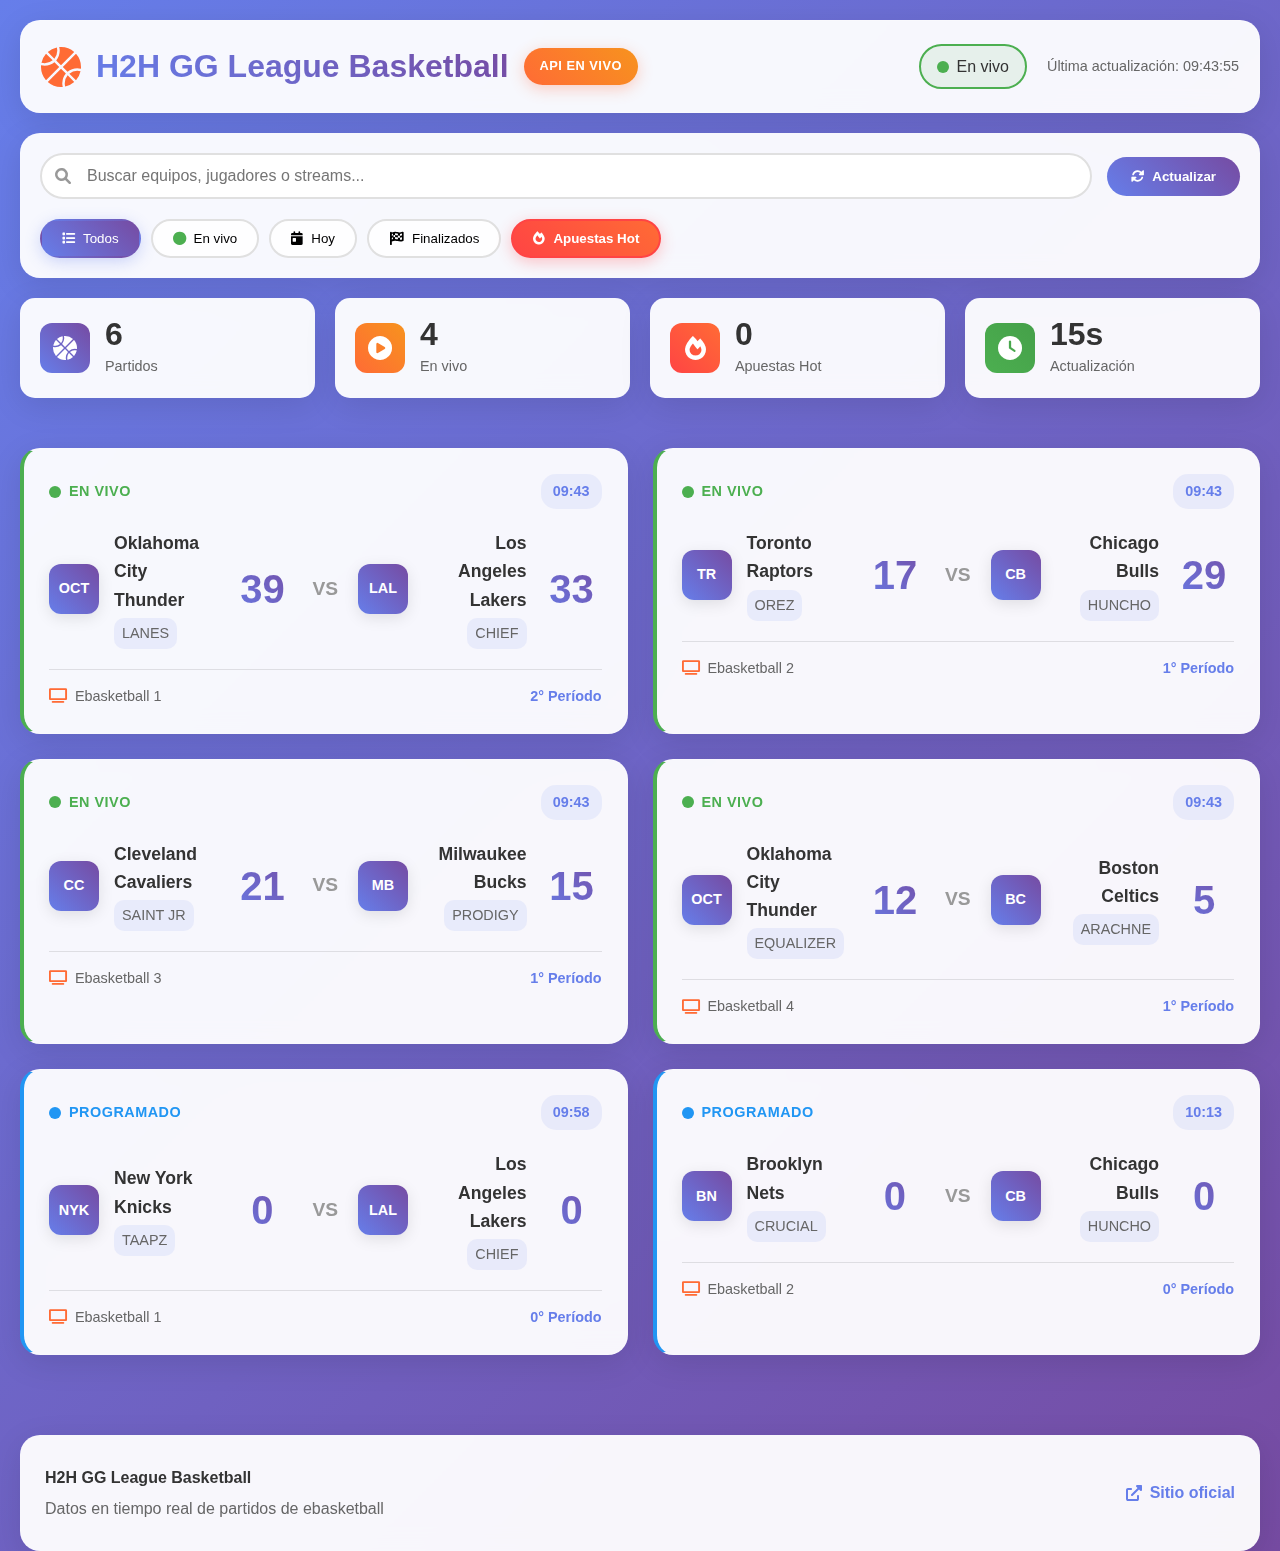
<file: index.html>
<!DOCTYPE html>
<html lang="es">
<head>
    <meta charset="UTF-8">
    <meta name="viewport" content="width=device-width, initial-scale=1.0">
    <title>H2H GG League Basketball - Partidos en Vivo</title>
    <link rel="stylesheet" href="styles.css">
    <link href="https://cdnjs.cloudflare.com/ajax/libs/font-awesome/6.0.0/css/all.min.css" rel="stylesheet">
</head>
<body>
    <div class="container">
        <!-- Header -->
        <header class="header">
            <div class="header-content">
                <div class="logo">
                    <i class="fas fa-basketball-ball"></i>
                    <h1>H2H GG League Basketball</h1>
                    <span class="api-badge">API EN VIVO</span>
                </div>
                <div class="header-info">
                    <div class="live-indicator">
                        <div class="live-dot"></div>
                        <span>En vivo</span>
                    </div>
                    <div class="update-info">
                        Última actualización: <span id="lastUpdateTime">--:--:--</span>
                    </div>
                </div>
            </div>
        </header>

        <!-- Controls -->
        <div class="controls">
            <div class="search-container">
                <div class="search-box">
                    <i class="fas fa-search"></i>
                    <input type="text" id="searchInput" placeholder="Buscar equipos, jugadores o streams...">
                </div>
                <button class="refresh-btn" onclick="refreshGames()">
                    <i class="fas fa-sync-alt"></i>
                    Actualizar
                </button>
            </div>
            <div class="filters">
                <button class="filter-btn active" data-filter="all">
                    <i class="fas fa-list"></i>
                    Todos
                </button>
                <button class="filter-btn" data-filter="live">
                    <i class="fas fa-circle live-icon"></i>
                    En vivo
                </button>
                <button class="filter-btn" data-filter="today">
                    <i class="fas fa-calendar-day"></i>
                    Hoy
                </button>
                <button class="filter-btn" data-filter="finished">
                    <i class="fas fa-flag-checkered"></i>
                    Finalizados
                </button>
                <button class="filter-btn betting-filter" data-filter="betting">
                    <i class="fas fa-fire"></i>
                    Apuestas Hot
                </button>
            </div>
        </div>

        <!-- Stats -->
        <div class="stats">
            <div class="stat-card">
                <div class="stat-icon">
                    <i class="fas fa-basketball-ball"></i>
                </div>
                <div class="stat-info">
                    <div class="stat-number" id="totalGames">0</div>
                    <div class="stat-label">Partidos</div>
                </div>
            </div>
            <div class="stat-card">
                <div class="stat-icon">
                    <i class="fas fa-play-circle"></i>
                </div>
                <div class="stat-info">
                    <div class="stat-number" id="liveGames">0</div>
                    <div class="stat-label">En vivo</div>
                </div>
            </div>
            <div class="stat-card">
                <div class="stat-icon">
                    <i class="fas fa-fire"></i>
                </div>
                <div class="stat-info">
                    <div class="stat-number" id="bettingGames">0</div>
                    <div class="stat-label">Apuestas Hot</div>
                </div>
            </div>
            <div class="stat-card">
                <div class="stat-icon">
                    <i class="fas fa-clock"></i>
                </div>
                <div class="stat-info">
                    <div class="stat-number">15s</div>
                    <div class="stat-label">Actualización</div>
                </div>
            </div>
        </div>

        <!-- Main Content -->
        <main class="main-content">
            <!-- Loading -->
            <div class="loading" id="loading">
                <div class="loading-spinner">
                    <div class="spinner"></div>
                </div>
                <p>Cargando partidos...</p>
            </div>

            <!-- Error Message -->
            <div class="error-message" id="errorMessage">
                <i class="fas fa-exclamation-triangle"></i>
                <span>Error al cargar los datos. Reintentando...</span>
            </div>

            <!-- Games Container -->
            <div class="games-container" id="gamesContainer">
                <!-- Los partidos se cargarán aquí dinámicamente -->
            </div>

            <!-- No Games -->
            <div class="no-games" id="noGames" style="display: none;">
                <i class="fas fa-basketball-ball"></i>
                <h3>No hay partidos disponibles</h3>
                <p>No se encontraron partidos que coincidan con tu búsqueda o filtros.</p>
                <button class="refresh-btn" onclick="refreshGames()">
                    <i class="fas fa-sync-alt"></i>
                    Actualizar
                </button>
            </div>
        </main>

        <!-- Footer -->
        <footer class="footer">
            <div class="footer-content">
                <div class="footer-info">
                    <p><strong>H2H GG League Basketball</strong></p>
                    <p>Datos en tiempo real de partidos de ebasketball</p>
                </div>
                <div class="footer-links">
                    <a href="https://h2hgg.com/en/ebasketball" target="_blank">
                        <i class="fas fa-external-link-alt"></i>
                        Sitio oficial
                    </a>
                </div>
            </div>
        </footer>
    </div>

    <!-- Modal -->
    <div class="modal" id="gameModal">
        <div class="modal-dialog">
            <div class="modal-content">
                <div class="modal-header">
                    <h2>Detalles del Partido</h2>
                    <button class="close-btn" onclick="closeModal()">&times;</button>
                </div>
                <div class="modal-teams" id="modalTeams">
                    <!-- Los equipos se cargarán aquí -->
                </div>
                <div class="modal-game-details" id="modalGameDetails">
                    <!-- Los detalles se cargarán aquí -->
                </div>
            </div>
        </div>
    </div>

    <script src="scraper.js"></script>
    <script src="script.js"></script>
</body>
</html>
</file>
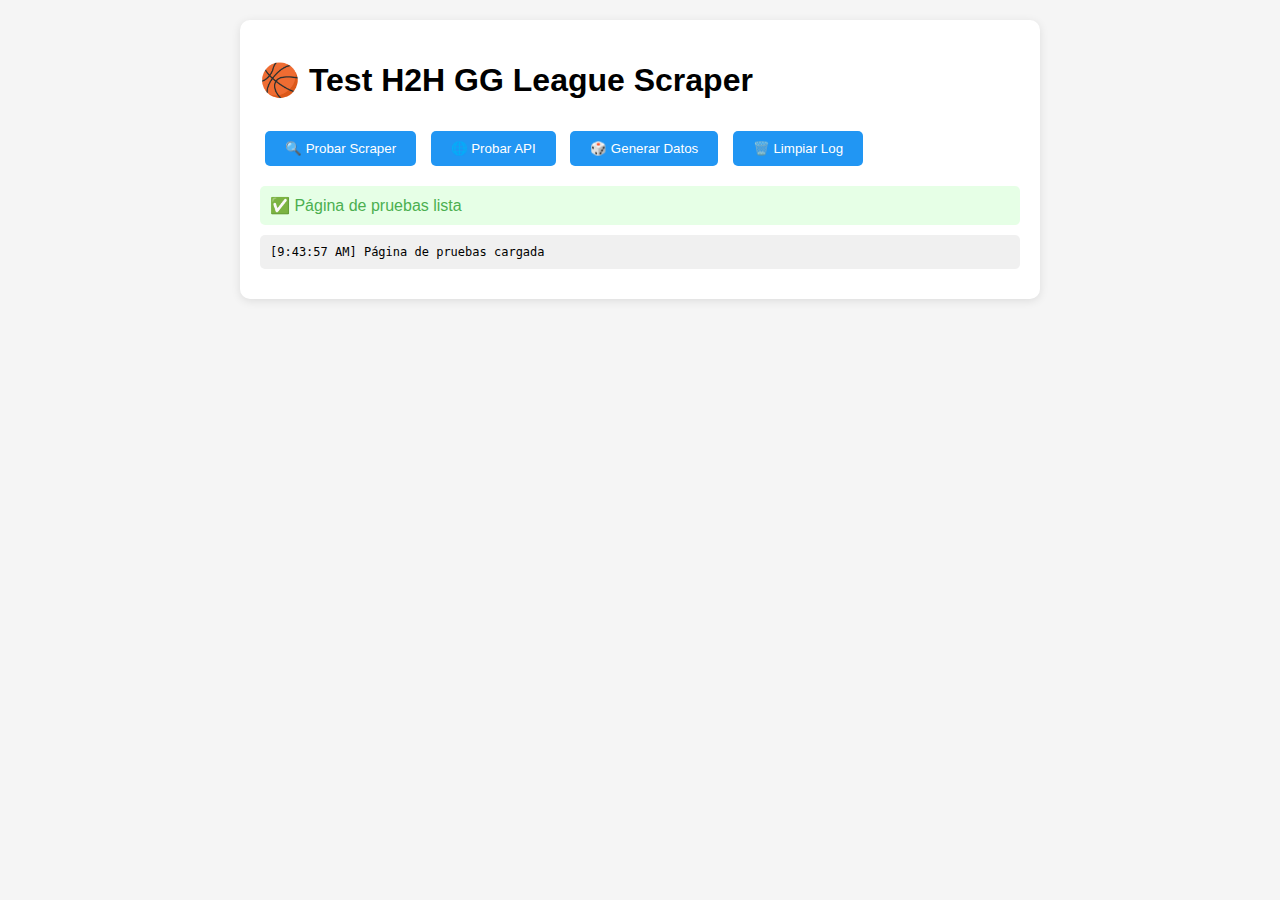
<file: test.html>
<!DOCTYPE html>
<html lang="es">
<head>
    <meta charset="UTF-8">
    <meta name="viewport" content="width=device-width, initial-scale=1.0">
    <title>Test H2H GG League Scraper</title>
    <style>
        body {
            font-family: Arial, sans-serif;
            max-width: 800px;
            margin: 0 auto;
            padding: 20px;
            background-color: #f5f5f5;
        }
        .container {
            background: white;
            padding: 20px;
            border-radius: 10px;
            box-shadow: 0 2px 10px rgba(0,0,0,0.1);
        }
        .game-item {
            border: 1px solid #ddd;
            margin: 10px 0;
            padding: 15px;
            border-radius: 5px;
            background: #f9f9f9;
        }
        .status {
            font-weight: bold;
            padding: 5px 10px;
            border-radius: 15px;
            color: white;
            display: inline-block;
            margin-bottom: 10px;
        }
        .live { background-color: #ff4444; }
        .finished { background-color: #4CAF50; }
        .scheduled { background-color: #2196F3; }
        .loading {
            text-align: center;
            padding: 20px;
            color: #666;
        }
        .error {
            color: #ff4444;
            background: #ffe6e6;
            padding: 10px;
            border-radius: 5px;
            margin: 10px 0;
        }
        .success {
            color: #4CAF50;
            background: #e6ffe6;
            padding: 10px;
            border-radius: 5px;
            margin: 10px 0;
        }
        button {
            background: #2196F3;
            color: white;
            border: none;
            padding: 10px 20px;
            border-radius: 5px;
            cursor: pointer;
            margin: 10px 5px;
        }
        button:hover {
            background: #1976D2;
        }
        .log {
            background: #f0f0f0;
            padding: 10px;
            border-radius: 5px;
            margin: 10px 0;
            max-height: 200px;
            overflow-y: auto;
            font-family: monospace;
            font-size: 12px;
        }
    </style>
</head>
<body>
    <div class="container">
        <h1>🏀 Test H2H GG League Scraper</h1>
        
        <div class="controls">
            <button onclick="testScraper()">🔍 Probar Scraper</button>
            <button onclick="testAPI()">🌐 Probar API</button>
            <button onclick="generateData()">🎲 Generar Datos</button>
            <button onclick="clearLog()">🗑️ Limpiar Log</button>
        </div>
        
        <div id="status" class="loading">
            Presiona un botón para comenzar las pruebas...
        </div>
        
        <div id="log" class="log"></div>
        
        <div id="results"></div>
    </div>

    <script src="scraper.js"></script>
    <script>
        let scraper = null;
        let logMessages = [];

        function log(message) {
            const timestamp = new Date().toLocaleTimeString();
            const logMessage = `[${timestamp}] ${message}`;
            logMessages.push(logMessage);
            updateLog();
            console.log(logMessage);
        }

        function updateLog() {
            const logDiv = document.getElementById('log');
            logDiv.innerHTML = logMessages.slice(-20).join('\n');
            logDiv.scrollTop = logDiv.scrollHeight;
        }

        function clearLog() {
            logMessages = [];
            updateLog();
            document.getElementById('results').innerHTML = '';
        }

        function updateStatus(message, type = 'loading') {
            const statusDiv = document.getElementById('status');
            statusDiv.className = type;
            statusDiv.innerHTML = message;
        }

        function displayGames(games) {
            const resultsDiv = document.getElementById('results');
            
            if (games.length === 0) {
                resultsDiv.innerHTML = '<p>No se encontraron partidos.</p>';
                return;
            }

            let html = `<h2>Partidos Encontrados (${games.length})</h2>`;
            
            games.forEach(game => {
                html += `
                    <div class="game-item">
                        <div class="status ${game.status}">${getStatusText(game.status)}</div>
                        <div>
                            <strong>${game.homeTeam.name}</strong> ${game.homeScore} - ${game.awayScore} <strong>${game.awayTeam.name}</strong>
                        </div>
                        <div>
                            <small>
                                Liga: ${game.league} | 
                                Tiempo: ${game.time} | 
                                Fuente: ${game.source}
                            </small>
                        </div>
                    </div>
                `;
            });
            
            resultsDiv.innerHTML = html;
        }

        function getStatusText(status) {
            switch(status) {
                case 'live': return 'En Vivo';
                case 'finished': return 'Finalizado';
                case 'scheduled': return 'Programado';
                default: return 'Desconocido';
            }
        }

        async function testScraper() {
            updateStatus('🔍 Probando scraper completo...', 'loading');
            log('Iniciando prueba completa del scraper');
            
            try {
                if (!scraper) {
                    scraper = new H2HGGScraper();
                    log('Scraper inicializado');
                }
                
                const games = await scraper.getGames();
                log(`Scraper completado: ${games.length} partidos obtenidos`);
                
                displayGames(games);
                updateStatus(`✅ Scraper completado: ${games.length} partidos encontrados`, 'success');
                
            } catch (error) {
                log(`Error en scraper: ${error.message}`);
                updateStatus(`❌ Error en scraper: ${error.message}`, 'error');
            }
        }

        async function testAPI() {
            updateStatus('🌐 Probando endpoints de API...', 'loading');
            log('Iniciando prueba de endpoints de API');
            
            try {
                if (!scraper) {
                    scraper = new H2HGGScraper();
                }
                
                const games = await scraper.tryAPIEndpoints();
                log(`API test completado: ${games.length} partidos obtenidos`);
                
                displayGames(games);
                updateStatus(`✅ API test completado: ${games.length} partidos encontrados`, 'success');
                
            } catch (error) {
                log(`Error en API test: ${error.message}`);
                updateStatus(`❌ Error en API test: ${error.message}`, 'error');
            }
        }

        async function generateData() {
            updateStatus('🎲 Generando datos realistas...', 'loading');
            log('Generando datos realistas');
            
            try {
                if (!scraper) {
                    scraper = new H2HGGScraper();
                }
                
                const games = scraper.generateRealisticData();
                log(`Datos generados: ${games.length} partidos creados`);
                
                displayGames(games);
                updateStatus(`✅ Datos generados: ${games.length} partidos creados`, 'success');
                
            } catch (error) {
                log(`Error generando datos: ${error.message}`);
                updateStatus(`❌ Error generando datos: ${error.message}`, 'error');
            }
        }

        // Inicializar cuando la página cargue
        document.addEventListener('DOMContentLoaded', function() {
            log('Página de pruebas cargada');
            updateStatus('✅ Página de pruebas lista', 'success');
        });
    </script>
</body>
</html>
</file>
<file: styles.css>
/* Reset y configuración base */
* {
    margin: 0;
    padding: 0;
    box-sizing: border-box;
}

body {
    font-family: 'Segoe UI', Tahoma, Geneva, Verdana, sans-serif;
    background: linear-gradient(135deg, #667eea 0%, #764ba2 100%);
    min-height: 100vh;
    color: #333;
    line-height: 1.6;
}

.container {
    max-width: 1400px;
    margin: 0 auto;
    padding: 0 20px;
    min-height: 100vh;
    display: flex;
    flex-direction: column;
}

/* Header */
.header {
    background: rgba(255, 255, 255, 0.95);
    backdrop-filter: blur(10px);
    border-radius: 20px;
    margin: 20px 0;
    padding: 20px;
    box-shadow: 0 8px 32px rgba(0, 0, 0, 0.1);
    border: 1px solid rgba(255, 255, 255, 0.2);
}

.header-content {
    display: flex;
    justify-content: space-between;
    align-items: center;
    flex-wrap: wrap;
    gap: 15px;
}

.logo {
    display: flex;
    align-items: center;
    gap: 15px;
}

.logo i {
    font-size: 2.5rem;
    color: #ff6b35;
    animation: bounce 2s infinite;
}

.logo h1 {
    font-size: 2rem;
    font-weight: 700;
    background: linear-gradient(45deg, #667eea, #764ba2);
    -webkit-background-clip: text;
    -webkit-text-fill-color: transparent;
    background-clip: text;
}

.api-badge {
    background: linear-gradient(45deg, #ff6b35, #f7931e);
    color: white;
    padding: 8px 16px;
    border-radius: 20px;
    font-size: 0.8rem;
    font-weight: 600;
    text-transform: uppercase;
    letter-spacing: 0.5px;
    box-shadow: 0 4px 15px rgba(255, 107, 53, 0.3);
}

.header-info {
    display: flex;
    align-items: center;
    gap: 20px;
    flex-wrap: wrap;
}

.live-indicator {
    display: flex;
    align-items: center;
    gap: 8px;
    background: rgba(76, 175, 80, 0.1);
    padding: 8px 16px;
    border-radius: 25px;
    border: 2px solid #4CAF50;
}

.live-dot {
    width: 12px;
    height: 12px;
    background: #4CAF50;
    border-radius: 50%;
    animation: pulse 1.5s infinite;
}

.update-info {
    color: #666;
    font-size: 0.9rem;
}

/* Controls */
.controls {
    background: rgba(255, 255, 255, 0.95);
    backdrop-filter: blur(10px);
    border-radius: 20px;
    padding: 20px;
    margin-bottom: 20px;
    box-shadow: 0 8px 32px rgba(0, 0, 0, 0.1);
}

.search-container {
    display: flex;
    gap: 15px;
    margin-bottom: 20px;
    align-items: center;
    flex-wrap: wrap;
}

.search-box {
    flex: 1;
    position: relative;
    min-width: 250px;
}

.search-box i {
    position: absolute;
    left: 15px;
    top: 50%;
    transform: translateY(-50%);
    color: #999;
    z-index: 1;
}

.search-box input {
    width: 100%;
    padding: 12px 15px 12px 45px;
    border: 2px solid #e0e0e0;
    border-radius: 25px;
    font-size: 1rem;
    background: white;
    transition: all 0.3s ease;
}

.search-box input:focus {
    outline: none;
    border-color: #667eea;
    box-shadow: 0 0 0 3px rgba(102, 126, 234, 0.1);
}

.refresh-btn {
    background: linear-gradient(45deg, #667eea, #764ba2);
    color: white;
    border: none;
    padding: 12px 24px;
    border-radius: 25px;
    font-weight: 600;
    cursor: pointer;
    transition: all 0.3s ease;
    display: flex;
    align-items: center;
    gap: 8px;
    white-space: nowrap;
}

.refresh-btn:hover {
    transform: translateY(-2px);
    box-shadow: 0 8px 25px rgba(102, 126, 234, 0.3);
}

.refresh-btn:active {
    transform: translateY(0);
}

.filters {
    display: flex;
    gap: 10px;
    flex-wrap: wrap;
}

.filter-btn {
    background: rgba(255, 255, 255, 0.8);
    border: 2px solid #e0e0e0;
    padding: 10px 20px;
    border-radius: 25px;
    cursor: pointer;
    transition: all 0.3s ease;
    font-weight: 500;
    display: flex;
    align-items: center;
    gap: 8px;
}

.filter-btn:hover {
    background: rgba(102, 126, 234, 0.1);
    border-color: #667eea;
    transform: translateY(-1px);
}

.filter-btn.active {
    background: linear-gradient(45deg, #667eea, #764ba2);
    color: white;
    border-color: transparent;
    box-shadow: 0 4px 15px rgba(102, 126, 234, 0.3);
}

.live-icon {
    color: #4CAF50;
    animation: pulse 1.5s infinite;
}

/* Stats */
.stats {
    display: grid;
    grid-template-columns: repeat(auto-fit, minmax(200px, 1fr));
    gap: 20px;
    margin-bottom: 30px;
}

.stat-card {
    background: rgba(255, 255, 255, 0.95);
    backdrop-filter: blur(10px);
    border-radius: 15px;
    padding: 20px;
    box-shadow: 0 8px 32px rgba(0, 0, 0, 0.1);
    display: flex;
    align-items: center;
    gap: 15px;
    transition: all 0.3s ease;
}

.stat-card:hover {
    transform: translateY(-5px);
    box-shadow: 0 15px 40px rgba(0, 0, 0, 0.15);
}

.stat-icon {
    width: 50px;
    height: 50px;
    border-radius: 12px;
    display: flex;
    align-items: center;
    justify-content: center;
    font-size: 1.5rem;
    color: white;
}

.stat-card:nth-child(1) .stat-icon {
    background: linear-gradient(45deg, #667eea, #764ba2);
}

.stat-card:nth-child(2) .stat-icon {
    background: linear-gradient(45deg, #ff6b35, #f7931e);
}

.stat-card:nth-child(3) .stat-icon {
    background: linear-gradient(45deg, #4CAF50, #45a049);
}

.stat-info {
    flex: 1;
}

.stat-number {
    font-size: 2rem;
    font-weight: 700;
    color: #333;
    line-height: 1;
}

.stat-label {
    color: #666;
    font-size: 0.9rem;
    font-weight: 500;
    margin-top: 5px;
}

/* Main Content */
.main-content {
    flex: 1;
    margin-bottom: 30px;
}

/* Loading */
.loading {
    display: none;
    flex-direction: column;
    align-items: center;
    justify-content: center;
    padding: 60px 20px;
    background: rgba(255, 255, 255, 0.95);
    backdrop-filter: blur(10px);
    border-radius: 20px;
    box-shadow: 0 8px 32px rgba(0, 0, 0, 0.1);
}

.loading-spinner {
    margin-bottom: 20px;
}

.spinner {
    width: 50px;
    height: 50px;
    border: 4px solid #f3f3f3;
    border-top: 4px solid #667eea;
    border-radius: 50%;
    animation: spin 1s linear infinite;
}

.loading p {
    color: #666;
    font-size: 1.1rem;
    font-weight: 500;
}

/* Error Message */
.error-message {
    background: linear-gradient(45deg, #ff4444, #cc0000);
    color: white;
    padding: 15px 20px;
    border-radius: 15px;
    margin-bottom: 20px;
    display: none;
    align-items: center;
    gap: 10px;
    box-shadow: 0 4px 15px rgba(255, 68, 68, 0.3);
}

.error-message i {
    font-size: 1.2rem;
}

/* Games Container */
.games-container {
    display: grid;
    grid-template-columns: repeat(auto-fit, minmax(400px, 1fr));
    gap: 25px;
    padding: 20px 0;
}

/* Game Cards */
.game-card {
    background: rgba(255, 255, 255, 0.95);
    backdrop-filter: blur(10px);
    border-radius: 20px;
    padding: 25px;
    box-shadow: 0 8px 32px rgba(0, 0, 0, 0.1);
    border: 1px solid rgba(255, 255, 255, 0.2);
    transition: all 0.3s ease;
    cursor: pointer;
    position: relative;
    overflow: hidden;
}

.game-card::before {
    content: '';
    position: absolute;
    top: 0;
    left: 0;
    right: 0;
    height: 4px;
    background: linear-gradient(45deg, #667eea, #764ba2);
    opacity: 0;
    transition: opacity 0.3s ease;
}

.game-card:hover {
    transform: translateY(-8px);
    box-shadow: 0 20px 50px rgba(0, 0, 0, 0.15);
}

.game-card:hover::before {
    opacity: 1;
}

.game-card.live {
    border-left: 4px solid #4CAF50;
    animation: liveGlow 2s infinite alternate;
}

.game-card.finished {
    border-left: 4px solid #9e9e9e;
}

.game-card.scheduled {
    border-left: 4px solid #2196F3;
}

/* Estilos para partidos de apuestas */
.game-card.betting-game {
    position: relative;
    border: 3px solid #ff4444;
    background: linear-gradient(135deg, #ffffff 0%, #fff5f5 100%);
    box-shadow: 0 8px 32px rgba(255, 68, 68, 0.4);
    transform: scale(1.02);
    animation: bettingPulse 2s infinite;
    overflow: visible;
}

.game-card.betting-game::before {
    content: '';
    position: absolute;
    top: -2px;
    left: -2px;
    right: -2px;
    bottom: -2px;
    background: linear-gradient(45deg, #ff4444, #ff6b35, #ff9800, #ff4444);
    border-radius: 20px;
    z-index: -1;
    animation: gradientRotate 3s linear infinite;
}

.game-card.betting-game:hover {
    transform: scale(1.05);
    box-shadow: 0 12px 40px rgba(255, 68, 68, 0.6);
}

.game-card.new-betting {
    animation: newBettingAlert 3s ease-in-out;
}

.betting-badge {
    position: absolute;
    top: -8px;
    right: -8px;
    background: linear-gradient(45deg, #ff4444, #ff6b35);
    color: white;
    padding: 6px 12px;
    border-radius: 15px;
    font-size: 0.7rem;
    font-weight: 800;
    text-transform: uppercase;
    letter-spacing: 0.5px;
    box-shadow: 0 4px 15px rgba(255, 68, 68, 0.5);
    z-index: 15;
    display: flex;
    align-items: center;
    gap: 4px;
    border: 2px solid white;
}

.betting-badge i {
    animation: fire 1s infinite alternate;
    font-size: 0.8rem;
}

.betting-info {
    background: linear-gradient(135deg, #fff5f5 0%, #ffebee 100%);
    border-radius: 12px;
    padding: 12px;
    margin: 8px 0;
    border: 2px solid #ff4444;
    box-shadow: 0 2px 10px rgba(255, 68, 68, 0.1);
}

.betting-detail {
    display: flex;
    align-items: center;
    gap: 8px;
    margin: 6px 0;
    font-size: 0.85rem;
    font-weight: 700;
    color: #d32f2f;
}

.betting-detail i {
    color: #ff4444;
    width: 16px;
    font-size: 0.9rem;
}

.betting-period {
    background: linear-gradient(45deg, #ff4444, #ff6b35) !important;
    color: white !important;
    font-weight: 800 !important;
    box-shadow: 0 3px 12px rgba(255, 68, 68, 0.4) !important;
    border: 2px solid white !important;
}

/* Puntajes destacados en partidos de apuestas */
.game-card.betting-game .team-score {
    background: linear-gradient(45deg, #ff4444, #ff6b35);
    color: white;
    border: 2px solid white;
    box-shadow: 0 4px 15px rgba(255, 68, 68, 0.3);
    font-weight: 900;
    font-size: 1.8rem;
    animation: scoreGlow 2s infinite alternate;
}

.game-card.betting-game .team-name {
    font-weight: 700;
    color: #d32f2f;
}

.game-card.betting-game .status-text.live {
    background: linear-gradient(45deg, #ff4444, #ff6b35);
    -webkit-background-clip: text;
    -webkit-text-fill-color: transparent;
    background-clip: text;
    font-weight: 800;
}

@keyframes scoreGlow {
    0% { 
        box-shadow: 0 4px 15px rgba(255, 68, 68, 0.3);
        transform: scale(1);
    }
    100% { 
        box-shadow: 0 6px 20px rgba(255, 68, 68, 0.6);
        transform: scale(1.02);
    }
}

.filter-btn.betting-filter {
    background: linear-gradient(45deg, #ff4444, #ff6b35);
    color: white;
    border: 2px solid #ff4444;
    font-weight: 700;
    box-shadow: 0 4px 15px rgba(255, 68, 68, 0.3);
}

.filter-btn.betting-filter:hover {
    background: linear-gradient(45deg, #ff6b35, #ff4444);
    transform: translateY(-2px);
    box-shadow: 0 8px 25px rgba(255, 68, 68, 0.5);
}

.filter-btn.betting-filter.active {
    background: linear-gradient(45deg, #d32f2f, #ff4444);
    box-shadow: 0 8px 25px rgba(255, 68, 68, 0.6);
    border: 2px solid #d32f2f;
}

/* Icono de fuego para estadísticas de apuestas */
.stat-card:nth-child(3) .stat-icon {
    background: linear-gradient(45deg, #ff4444, #ff6b35);
}

.stat-card:nth-child(4) .stat-icon {
    background: linear-gradient(45deg, #4CAF50, #45a049);
}

/* Animaciones */
@keyframes bettingPulse {
    0% { box-shadow: 0 8px 32px rgba(255, 68, 68, 0.4); }
    50% { box-shadow: 0 12px 40px rgba(255, 68, 68, 0.7); }
    100% { box-shadow: 0 8px 32px rgba(255, 68, 68, 0.4); }
}

@keyframes newBettingAlert {
    0% { 
        transform: scale(1.02);
        box-shadow: 0 8px 32px rgba(255, 68, 68, 0.4);
    }
    25% { 
        transform: scale(1.08);
        box-shadow: 0 16px 48px rgba(255, 68, 68, 0.8);
    }
    50% { 
        transform: scale(1.05);
        box-shadow: 0 12px 40px rgba(255, 68, 68, 0.6);
    }
    75% { 
        transform: scale(1.07);
        box-shadow: 0 14px 44px rgba(255, 68, 68, 0.7);
    }
    100% { 
        transform: scale(1.02);
        box-shadow: 0 8px 32px rgba(255, 68, 68, 0.4);
    }
}

@keyframes gradientRotate {
    0% { 
        background: linear-gradient(45deg, #ff4444, #ff6b35, #ff9800, #ff4444);
    }
    25% { 
        background: linear-gradient(135deg, #ff6b35, #ff9800, #ff4444, #ff6b35);
    }
    50% { 
        background: linear-gradient(225deg, #ff9800, #ff4444, #ff6b35, #ff9800);
    }
    75% { 
        background: linear-gradient(315deg, #ff4444, #ff6b35, #ff9800, #ff4444);
    }
    100% { 
        background: linear-gradient(45deg, #ff4444, #ff6b35, #ff9800, #ff4444);
    }
}

@keyframes fire {
    0% { 
        transform: scale(1) rotate(-2deg); 
        color: #ff4444;
    }
    50% { 
        transform: scale(1.15) rotate(2deg); 
        color: #ff6b35;
    }
    100% { 
        transform: scale(1) rotate(-2deg); 
        color: #ff4444;
    }
}

/* Notificaciones de apuestas */
.betting-notification {
    position: fixed;
    top: 20px;
    right: 20px;
    background: linear-gradient(45deg, #ff4444, #ff6b35);
    color: white;
    padding: 15px 20px;
    border-radius: 12px;
    box-shadow: 0 8px 25px rgba(255, 68, 68, 0.5);
    z-index: 1000;
    transform: translateX(100%);
    opacity: 0;
    transition: all 0.3s ease;
    max-width: 350px;
    border: 2px solid white;
}

.betting-notification.show {
    transform: translateX(0);
    opacity: 1;
}

.notification-content {
    display: flex;
    align-items: center;
    gap: 10px;
    font-weight: 700;
    font-size: 0.9rem;
}

.notification-content i {
    font-size: 1.2rem;
    animation: fire 1s infinite alternate;
}

/* Game Header */
.game-header {
    display: flex;
    justify-content: space-between;
    align-items: center;
    margin-bottom: 20px;
}

.game-status {
    display: flex;
    align-items: center;
    gap: 8px;
}

.status-indicator {
    width: 12px;
    height: 12px;
    border-radius: 50%;
}

.status-indicator.live {
    background: #4CAF50;
    animation: pulse 1.5s infinite;
}

.status-indicator.finished {
    background: #9e9e9e;
}

.status-indicator.scheduled {
    background: #2196F3;
}

.status-text {
    font-weight: 600;
    font-size: 0.9rem;
    text-transform: uppercase;
    letter-spacing: 0.5px;
}

.status-text.live {
    color: #4CAF50;
}

.status-text.finished {
    color: #9e9e9e;
}

.status-text.scheduled {
    color: #2196F3;
}

.game-time {
    background: rgba(102, 126, 234, 0.1);
    color: #667eea;
    padding: 6px 12px;
    border-radius: 15px;
    font-weight: 600;
    font-size: 0.9rem;
}

/* Game Teams */
.game-teams {
    display: flex;
    align-items: center;
    justify-content: space-between;
    margin-bottom: 20px;
}

.team {
    display: flex;
    align-items: center;
    gap: 15px;
    flex: 1;
}

.away-team {
    flex-direction: row-reverse;
    text-align: right;
}

.team-logo {
    position: relative;
    width: 50px;
    height: 50px;
    border-radius: 12px;
    overflow: hidden;
    box-shadow: 0 4px 15px rgba(0, 0, 0, 0.1);
}

.team-logo img {
    width: 100%;
    height: 100%;
    object-fit: cover;
}

.team-initial {
    width: 100%;
    height: 100%;
    background: linear-gradient(45deg, #667eea, #764ba2);
    color: white;
    display: flex;
    align-items: center;
    justify-content: center;
    font-weight: 700;
    font-size: 0.9rem;
}

.team-info {
    flex: 1;
}

.away-team .team-info {
    text-align: right;
}

.team-name {
    font-weight: 700;
    font-size: 1.1rem;
    color: #333;
    margin-bottom: 4px;
}

.team-player {
    color: #666;
    font-size: 0.9rem;
    font-weight: 500;
    background: rgba(102, 126, 234, 0.1);
    padding: 4px 8px;
    border-radius: 10px;
    display: inline-block;
}

.team-score {
    font-size: 2.5rem;
    font-weight: 700;
    color: #333;
    min-width: 60px;
    text-align: center;
    background: linear-gradient(45deg, #667eea, #764ba2);
    -webkit-background-clip: text;
    -webkit-text-fill-color: transparent;
    background-clip: text;
}

.game-vs {
    margin: 0 20px;
    font-weight: 700;
    color: #999;
    font-size: 1.2rem;
}

/* Game Footer */
.game-footer {
    display: flex;
    justify-content: space-between;
    align-items: center;
    padding-top: 15px;
    border-top: 1px solid rgba(0, 0, 0, 0.1);
}

.game-league {
    display: flex;
    align-items: center;
    gap: 8px;
    color: #666;
    font-size: 0.9rem;
    font-weight: 500;
}

.game-league i {
    color: #ff6b35;
}

.game-period {
    color: #667eea;
    font-weight: 600;
    font-size: 0.9rem;
}

/* No Games */
.no-games {
    text-align: center;
    padding: 60px 20px;
    background: rgba(255, 255, 255, 0.95);
    backdrop-filter: blur(10px);
    border-radius: 20px;
    box-shadow: 0 8px 32px rgba(0, 0, 0, 0.1);
}

.no-games i {
    font-size: 4rem;
    color: #ccc;
    margin-bottom: 20px;
}

.no-games h3 {
    color: #333;
    margin-bottom: 10px;
    font-size: 1.5rem;
}

.no-games p {
    color: #666;
    margin-bottom: 25px;
}

.no-games .refresh-btn {
    display: inline-flex;
}

/* Modal */
.modal {
    display: none;
    position: fixed;
    z-index: 1000;
    left: 0;
    top: 0;
    width: 100%;
    height: 100%;
    background-color: rgba(0, 0, 0, 0.5);
    backdrop-filter: blur(5px);
}

.modal-dialog {
    position: relative;
    margin: 5% auto;
    max-width: 600px;
    width: 90%;
    max-height: 80vh;
    overflow-y: auto;
}

.modal-content {
    background: white;
    border-radius: 20px;
    padding: 30px;
    box-shadow: 0 20px 60px rgba(0, 0, 0, 0.3);
    position: relative;
}

.modal-header {
    display: flex;
    justify-content: space-between;
    align-items: center;
    margin-bottom: 25px;
    padding-bottom: 15px;
    border-bottom: 2px solid #f0f0f0;
}

.modal-header h2 {
    color: #333;
    font-size: 1.8rem;
    font-weight: 700;
}

.close-btn {
    background: none;
    border: none;
    font-size: 1.5rem;
    color: #999;
    cursor: pointer;
    padding: 5px;
    border-radius: 50%;
    transition: all 0.3s ease;
}

.close-btn:hover {
    background: #f0f0f0;
    color: #333;
}

.modal-teams {
    display: flex;
    align-items: center;
    justify-content: space-between;
    margin-bottom: 30px;
    padding: 20px;
    background: #f8f9fa;
    border-radius: 15px;
}

.modal-team {
    display: flex;
    align-items: center;
    gap: 15px;
    flex: 1;
}

.modal-team:last-child {
    flex-direction: row-reverse;
    text-align: right;
}

.modal-team-logo {
    width: 60px;
    height: 60px;
    border-radius: 15px;
    object-fit: cover;
    box-shadow: 0 4px 15px rgba(0, 0, 0, 0.1);
}

.modal-team-info h3 {
    color: #333;
    font-size: 1.2rem;
    margin-bottom: 5px;
}

.modal-team-info p {
    color: #666;
    font-size: 0.9rem;
    margin: 2px 0;
}

.modal-team-score {
    font-size: 3rem;
    font-weight: 700;
    background: linear-gradient(45deg, #667eea, #764ba2);
    -webkit-background-clip: text;
    -webkit-text-fill-color: transparent;
    background-clip: text;
    min-width: 80px;
    text-align: center;
}

.modal-vs {
    margin: 0 20px;
    font-weight: 700;
    color: #999;
    font-size: 1.5rem;
}

.modal-game-details {
    display: grid;
    gap: 15px;
}

.detail-item {
    display: flex;
    justify-content: space-between;
    align-items: center;
    padding: 12px 15px;
    background: #f8f9fa;
    border-radius: 10px;
}

.detail-label {
    font-weight: 600;
    color: #333;
}

.detail-value {
    color: #666;
    font-weight: 500;
}

.detail-value.live {
    color: #4CAF50;
    font-weight: 700;
}

.detail-value.finished {
    color: #9e9e9e;
    font-weight: 700;
}

.detail-value.scheduled {
    color: #2196F3;
    font-weight: 700;
}

/* Footer */
.footer {
    background: rgba(255, 255, 255, 0.95);
    backdrop-filter: blur(10px);
    border-radius: 20px;
    padding: 25px;
    margin-top: 30px;
    box-shadow: 0 8px 32px rgba(0, 0, 0, 0.1);
}

.footer-content {
    display: flex;
    justify-content: space-between;
    align-items: center;
    flex-wrap: wrap;
    gap: 20px;
}

.footer-info p {
    color: #666;
    margin: 5px 0;
}

.footer-info strong {
    color: #333;
}

.footer-links a {
    color: #667eea;
    text-decoration: none;
    font-weight: 600;
    display: flex;
    align-items: center;
    gap: 8px;
    transition: all 0.3s ease;
}

.footer-links a:hover {
    color: #764ba2;
    transform: translateY(-1px);
}

/* Animations */
@keyframes bounce {
    0%, 20%, 50%, 80%, 100% {
        transform: translateY(0);
    }
    40% {
        transform: translateY(-10px);
    }
    60% {
        transform: translateY(-5px);
    }
}

@keyframes pulse {
    0% {
        box-shadow: 0 0 0 0 rgba(76, 175, 80, 0.7);
    }
    70% {
        box-shadow: 0 0 0 10px rgba(76, 175, 80, 0);
    }
    100% {
        box-shadow: 0 0 0 0 rgba(76, 175, 80, 0);
    }
}

@keyframes spin {
    0% { transform: rotate(0deg); }
    100% { transform: rotate(360deg); }
}

@keyframes liveGlow {
    0% {
        box-shadow: 0 8px 32px rgba(0, 0, 0, 0.1);
    }
    100% {
        box-shadow: 0 8px 32px rgba(76, 175, 80, 0.2);
    }
}

/* Responsive Design */
@media (max-width: 768px) {
    .container {
        padding: 0 15px;
    }
    
    .header-content {
        flex-direction: column;
        text-align: center;
    }
    
    .logo h1 {
        font-size: 1.5rem;
    }
    
    .search-container {
        flex-direction: column;
    }
    
    .search-box {
        min-width: 100%;
    }
    
    .filters {
        justify-content: center;
    }
    
    .games-container {
        grid-template-columns: 1fr;
        gap: 20px;
    }
    
    .game-teams {
        flex-direction: column;
        gap: 15px;
    }
    
    .away-team {
        flex-direction: row;
        text-align: left;
    }
    
    .game-vs {
        margin: 0;
        transform: rotate(90deg);
    }
    
    .modal-teams {
        flex-direction: column;
        gap: 20px;
    }
    
    .modal-team:last-child {
        flex-direction: row;
        text-align: left;
    }
    
    .footer-content {
        flex-direction: column;
        text-align: center;
    }
}

@media (max-width: 480px) {
    .logo i {
        font-size: 2rem;
    }
    
    .logo h1 {
        font-size: 1.3rem;
    }
    
    .team-score {
        font-size: 2rem;
    }
    
    .modal-team-score {
        font-size: 2.5rem;
    }
    
    .stat-number {
        font-size: 1.5rem;
    }
    
    .betting-notification {
        top: 10px;
        right: 10px;
        left: 10px;
        max-width: none;
        padding: 12px 15px;
    }
    
    .notification-content {
        font-size: 0.85rem;
    }
}
</file>
